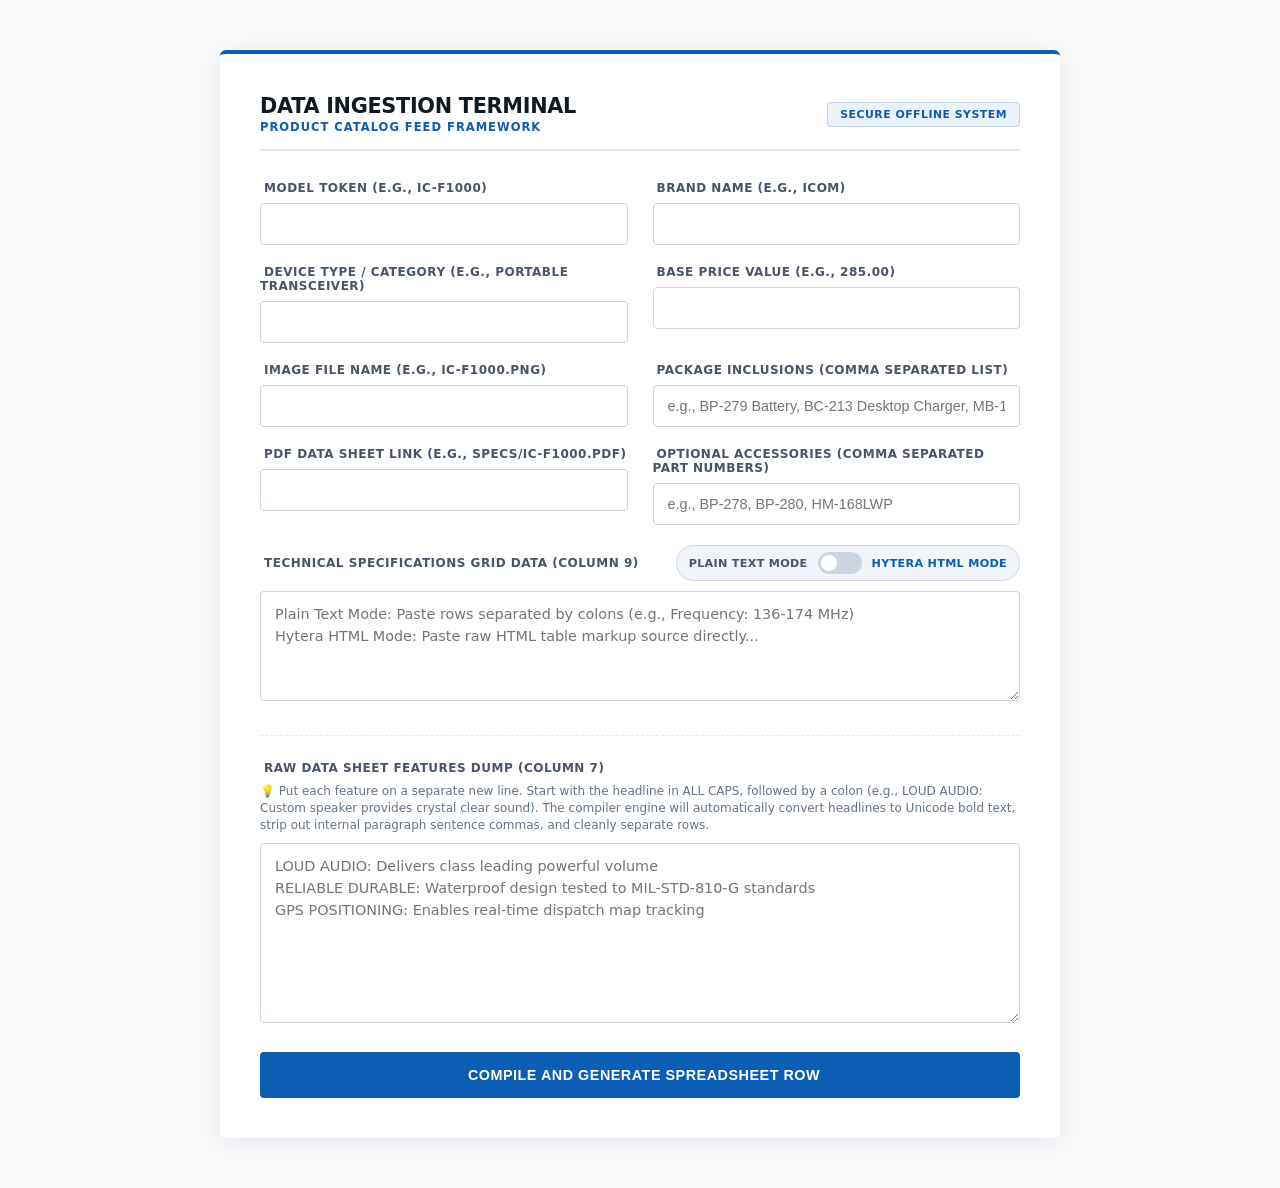
<file: admin-feed-console.html>
<!DOCTYPE html>
<html lang="en">
<head>
  <meta charset="UTF-8">
  <meta name="viewport" content="width=device-width, initial-scale=1.0">
  <title>TARC Procurement Matrix | Data Ingestion Terminal</title>
  <link rel="stylesheet" href="https://cloudflare.com">
  <style>
    /* Main Tech Slate Workspace Core Theme */
    body { font-family: 'Segoe UI', system-ui, sans-serif; background-color: #f8fafc; padding: 50px 20px; color: #0e1a24; margin: 0; }
    .admin-console-box { max-width: 840px; margin: 0 auto; background: #ffffff; border-radius: 6px; box-shadow: 0 4px 25px rgba(14,26,36,0.08); border-top: 4px solid #0b5eb4; padding: 40px; box-sizing: border-box; }
    
    /* Small Business Header Identity */
    .terminal-header { display: flex; align-items: center; justify-content: space-between; border-bottom: 2px solid #e2e8f0; padding-bottom: 15px; margin-bottom: 30px; }
    .terminal-title h2 { margin: 0; color: #0e1a24; font-size: 1.3rem; font-weight: 900; text-transform: uppercase; letter-spacing: -0.3px; }
    .terminal-title span { font-size: 0.72rem; color: #0b5eb4; font-weight: 800; text-transform: uppercase; letter-spacing: 1px; display: block; margin-top: 2px; }
    .badge-certified { background: rgba(11, 94, 180, 0.08); color: #0b5eb4; font-size: 0.68rem; font-weight: 800; text-transform: uppercase; letter-spacing: 0.5px; padding: 5px 12px; border-radius: 4px; border: 1px solid rgba(11, 94, 180, 0.2); }
    
    /* Form Structure Grid Elements */
    .form-row-grid { display: grid; grid-template-columns: 1fr 1fr; gap: 25px; margin-bottom: 20px; }
    .form-group-full { margin-bottom: 25px; text-align: left; }
    .form-group-half { text-align: left; }
    
    /* Clean Label and Typography Classes */
    label { display: block; font-size: 0.75rem; font-weight: 800; text-transform: uppercase; color: #475569; margin-bottom: 8px; letter-spacing: 0.5px; }
    label i { color: #0b5eb4; margin-right: 4px; }
    input[type="text"], textarea { width: 100%; padding: 12px 14px; border: 1px solid #cbd5e1; border-radius: 4px; font-size: 0.9rem; color: #0e1a24; box-sizing: border-box; background: #ffffff; transition: all 0.2s ease; }
    input[type="text"]:focus, textarea:focus { outline: none; border-color: #0b5eb4; box-shadow: 0 0 0 3px rgba(11, 94, 180, 0.15); }
    textarea { resize: vertical; min-height: 90px; font-family: inherit; line-height: 1.5; }
    
    /* Styled Form Action Drivers */
    .compile-btn { width: 100%; background: #0b5eb4; color: #ffffff; font-weight: 800; text-transform: uppercase; padding: 15px; border: none; border-radius: 4px; cursor: pointer; font-size: 0.9rem; letter-spacing: 0.5px; transition: background 0.2s ease; display: flex; align-items: center; justify-content: center; gap: 8px; }
    .compile-btn:hover { background: #094a8f; }
    
    /* Output Block Styling Overlays */
    .output-section-matrix { margin-top: 40px; border-top: 2px dashed #e2e8f0; padding-top: 30px; display: none; }
    .output-card-slot { background: #f8fafc; border: 1px solid #e2e8f0; border-left: 4px solid #16a34a; border-radius: 4px; padding: 20px; margin-bottom: 20px; position: relative; text-align: left; }
    .output-card-slot label { color: #0e1a24; font-size: 0.8rem; margin-bottom: 12px; }
    .copy-btn { position: absolute; top: 15px; right: 15px; background: #ffffff; border: 1px solid #cbd5e1; padding: 5px 10px; font-size: 0.68rem; font-weight: 800; border-radius: 4px; cursor: pointer; text-transform: uppercase; color: #475569; transition: all 0.1s ease; }
    .copy-btn:hover { background: #f1f5f9; border-color: #94a3b8; color: #0b5eb4; }
  </style>
</head>
<body>

  <div class="admin-console-box">
    
    <!-- Branding Header Complex Matrix -->
    <div class="terminal-header">
      <div class="terminal-title">
        <h2>Data Ingestion Terminal</h2>
        <span>Product Catalog Feed Framework</span>
      </div>
      <div class="badge-certified"><i class="fa-solid fa-shield-halved"></i> SECURE OFFLINE SYSTEM</div>
    </div>
    
    <!-- Standardized Input Row Fields (Aligned to Columns 1 - 4) -->
    <div class="form-row-grid">
      <div class="form-group-half"><label><i class="fa-solid fa-tag"></i> Model Token (e.g., IC-F1000)</label><input type="text" id="in-model"></div>
      <div class="form-group-half"><label><i class="fa-solid fa-copyright"></i> Brand Name (e.g., Icom)</label><input type="text" id="in-brand"></div>
    </div>
    
    <div class="form-row-grid">
      <div class="form-group-half"><label><i class="fa-solid fa-network-wired"></i> Device Type / Category (e.g., Portable Transceiver)</label><input type="text" id="in-type"></div>
      <div class="form-group-half"><label><i class="fa-solid fa-dollar-sign"></i> Base Price Value (e.g., 285.00)</label><input type="text" id="in-price"></div>
    </div>
    <!-- Standardized Input Row Fields (Aligned to Columns 5 - 6) -->
    <div class="form-row-grid">
      <div class="form-group-half"><label><i class="fa-solid fa-image"></i> Image File Name (e.g., ic-f1000.png)</label><input type="text" id="in-image"></div>
      <div class="form-group-half"><label><i class="fa-solid fa-box-open"></i> Package Inclusions (Comma Separated List)</label><input type="text" id="in-includes" placeholder="e.g., BP-279 Battery, BC-213 Desktop Charger, MB-133 Belt Clip"></div>
    </div>

    <!-- Standardized Input Row Fields (Aligned to Columns 8 - 10) -->
    <div class="form-row-grid">
      <div class="form-group-half"><label><i class="fa-solid fa-file-pdf"></i> PDF Data Sheet Link (e.g., specs/ic-f1000.pdf)</label><input type="text" id="in-speclink"></div>
      <div class="form-group-half"><label><i class="fa-solid fa-sliders"></i> Optional Accessories (Comma Separated Part Numbers)</label><input type="text" id="in-compat" placeholder="e.g., BP-278, BP-280, HM-168LWP"></div>
    </div>

    <!-- Column 9 Matrix: Technical Specifications Entry Container with Mode Toggle Switch -->
    <div class="form-group-full">
      <div style="display: flex; justify-content: space-between; align-items: center; margin-bottom: 10px;">
        <label for="in-spectable" style="margin-bottom: 0;"><i class="fa-solid fa-microchip"></i> Technical Specifications Grid Data (Column 9)</label>
        
        <!-- Toggle Switch Component Setup Matrix -->
        <div style="display: flex; align-items: center; gap: 10px; background: #f1f5f9; padding: 6px 12px; border-radius: 20px; border: 1px solid #cbd5e1;">
          <span style="font-size: 0.7rem; font-weight: 800; color: #475569; text-transform: uppercase; letter-spacing: 0.3px;">Plain Text Mode</span>
          <label style="position: relative; display: inline-block; width: 44px; height: 22px; margin-bottom: 0; cursor: pointer;">
            <input type="checkbox" id="toggleHtmlMode" style="opacity: 0; width: 0; height: 0;">
            <span id="sliderStyleMatrix" style="position: absolute; top: 0; left: 0; right: 0; bottom: 0; background-color: #cbd5e1; transition: .3s; border-radius: 22px;"></span>
          </label>
          <span style="font-size: 0.7rem; font-weight: 800; color: #0b5eb4; text-transform: uppercase; letter-spacing: 0.3px;">Hytera HTML Mode</span>
        </div>
      </div>
      <textarea id="in-spectable" style="min-height: 110px;" placeholder="Plain Text Mode: Paste rows separated by colons (e.g., Frequency: 136-174 MHz)&#10;Hytera HTML Mode: Paste raw HTML table markup source directly..."></textarea>
    </div>

    <!-- Column 7 Matrix: General Features Bulk Input Textarea -->
    <div style="border-top: 1px dashed #e2e8f0; margin-top: 30px; padding-top: 25px;">
      <div class="form-group-full">
        <label><i class="fa-solid fa-list-check"></i> Raw Data Sheet Features Dump (Column 7)</label>
        <span style="font-size: 0.75rem; color: #64748b; display: block; margin-bottom: 10px; font-weight: 500; line-height: 1.4;">
          💡 Put each feature on a separate new line. Start with the headline in ALL CAPS, followed by a colon (e.g., LOUD AUDIO: Custom speaker provides crystal clear sound). The compiler engine will automatically convert headlines to Unicode bold text, strip out internal paragraph sentence commas, and cleanly separate rows.
        </span>
        <textarea id="in-raw-features" style="min-height: 180px;" placeholder="LOUD AUDIO: Delivers class leading powerful volume&#10;RELIABLE DURABLE: Waterproof design tested to MIL-STD-810-G standards&#10;GPS POSITIONING: Enables real-time dispatch map tracking"></textarea>
      </div>
    </div>

    <!-- Interactive Execution Switch Matrix Style Overlays -->
    <style>
      #toggleHtmlMode:checked + #sliderStyleMatrix { background-color: #0b5eb4; }
      #sliderStyleMatrix:before { position: absolute; content: ""; height: 16px; width: 16px; left: 3px; bottom: 3px; background-color: white; transition: .3s; border-radius: 50%; }
      #toggleHtmlMode:checked + #sliderStyleMatrix:before { transform: translateX(22px); }
    </style>

    <button type="button" class="compile-btn" id="generatePayloadBtn">
      <i class="fa-solid fa-gear"></i> Compile and Generate Spreadsheet Row
    </button>

    <!-- OUTPUT SCREEN MATRIX PANEL OVERLAYS -->
    <div class="output-section-matrix" id="outputConsoleArea">
      <h3 style="color: #16a34a; font-size: 0.95rem; font-weight: 900; text-transform: uppercase; margin: 0 0 20px 0; letter-spacing: 0.5px; display: flex; align-items: center; gap: 6px;">
        <i class="fa-solid fa-circle-check"></i> Spreadsheet Payload Strings Compiled Successfully
      </h3>
      
      <div class="output-card-slot">
        <label><i class="fa-solid fa-file-spreadsheet" style="color:#16a34a;"></i> Complete Tab-Separated Row (Select Column A in Google Sheets and Paste)</label>
        <button class="copy-btn" onclick="copyValueToClipboard('rawRowOutput')"><i class="fa-solid fa-copy"></i> Copy Row</button>
        <textarea id="rawRowOutput" style="font-family: monospace; font-size: 0.8rem; background: #1e293b; color: #38bdf8; min-height: 100px; border: none; padding: 15px; width: 100%; box-sizing: border-box; border-radius: 4px;" readonly></textarea>
      </div>

      <div class="output-card-slot" style="border-left-color: #0b5eb4;">
        <label><i class="fa-solid fa-font" style="color:#0b5eb4;"></i> Isolated Processed Features String (For data logging or manual cell backup)</label>
        <button class="copy-btn" onclick="copyValueToClipboard('featuresTextOutput')"><i class="fa-solid fa-copy"></i> Copy Features Only</button>
        <textarea id="featuresTextOutput" style="font-family: monospace; font-size: 0.82rem; background: #ffffff; color: #334155; min-height: 80px; border: 1px solid #cbd5e1; padding: 12px; width: 100%; box-sizing: border-box; border-radius: 4px;" readonly></textarea>
      </div>
    </div>

  </div> <!-- End .admin-console-box -->
  <script>
    // Automated translation maps mapping to Unicode mathematical bold strings
    const unicodeBoldCharMap = {
      'A': '𝗔', 'B': '𝗕', 'C': '𝗖', 'D': '𝗗', 'E': '𝗘', 'F': '𝗙', 'G': '𝗚', 'H': '𝗛', 'I': '𝗜', 'J': '𝗝', 'K': '𝗞', 'L': '𝗟', 'M': '𝗠',
      'N': '𝗡', 'O': '𝗢', 'P': '𝗣', 'Q': '𝗤', 'R': '𝗥', 'S': '𝗦', 'T': '𝗧', 'U': '𝗨', 'V': '𝗩', 'W': '𝗪', 'X': '𝗫', 'Y': '𝗬', 'Z': '𝗵',
      'a': '𝗮', 'b': '𝗯', 'c': '𝗰', 'd': '𝗱', 'e': '𝗲', 'f': '𝗳', 'g': '𝗴', 'h': '𝗵', 'i': '𝗶', 'j': '𝗷', 'k': '𝗸', 'l': '𝗹', 'm': '𝗺',
      'n': '𝗻', 'o': '𝗼', 'p': '𝗽', 'q': '𝗾', 'r': '𝗿', 's': '𝘀', 't': '𝘁', 'u': '𝘂', 'v': '𝘃', 'w': '𝘄', 'x': '𝗅', 'y': '𝘆', 'z': '𝘇',
      '0': '𝟬', '1': '𝟭', '2': '𝟮', '3': '𝟯', '4': '𝟰', '5': '𝟱', '6': '𝟲', '7': '𝟳', '8': '𝟴', '9': '𝟵', '&': '＆'
    };

    function convertStringToUnicodeBold(sourceText) {
      return sourceText.split('').map(char => unicodeBoldCharMap[char] || char).join('');
    }

    document.getElementById('generatePayloadBtn').addEventListener('click', () => {
      // 1. Gather Basic Parameters
      const inputModel = document.getElementById('in-model').value.trim();
      const inputBrand = document.getElementById('in-brand').value.trim();
      const inputType = document.getElementById('in-type').value.trim();
      const inputPrice = document.getElementById('in-price').value.trim();
      const inputImage = document.getElementById('in-image').value.trim();
      const inputIncludes = document.getElementById('in-includes').value.trim();
      const inputSpecLink = document.getElementById('in-speclink').value.trim();
      const inputCompat = document.getElementById('in-compat').value.trim();

      // 2. DYNAMIC SPECIFICATION MATRIX FIELD CHECKER (Column 9)
      const rawSpecTableInput = document.getElementById('in-spectable').value;
      const isHyteraHtmlModeActive = document.getElementById('toggleHtmlMode').checked;
      let inputSpecTable = "";

      if (isHyteraHtmlModeActive) {
        inputSpecTable = rawSpecTableInput.trim().replace(/\n/g, ' ').replace(/\t/g, ' ');
      } else {
        const specLines = rawSpecTableInput.split('\n');
        let tableRowsHtml = "";
        
        specLines.forEach(line => {
          const cleanLine = line.trim();
          // Verify a colon exists and make sure it isn't part of a web link protocol (http:)
          if (cleanLine !== "" && cleanLine.includes(':') && !cleanLine.startsWith('http')) {
            const separatorIdx = cleanLine.indexOf(':');
            const specLabel = cleanLine.substring(0, separatorIdx).trim();
            const specValue = cleanLine.substring(separatorIdx + 1).trim();
            
            tableRowsHtml += `<tr style="border-bottom: 1px solid #e2e8f0;"><td style="padding: 8px 4px; font-weight: 700; color: #475569; width: 40%; font-size: 0.82rem; vertical-align: top;">${specLabel}</td><td style="padding: 8px 4px; color: #334155; font-size: 0.82rem; vertical-align: top;">${specValue}</td></tr>`;
          }
        });
        
        if (tableRowsHtml !== "") {
          inputSpecTable = `<div style="font-family: inherit; width: 100%;"><p style="font-weight: 700; color: #0e1a24; margin: 0 0 10px 0; font-size: 0.9rem; text-transform: uppercase; border-bottom: 2px solid #cbd5e1; padding-bottom: 4px;"><i class="fa-solid fa-microchip" style="color:#0b5eb4; margin-right:5px;"></i> TECHNICAL SPECIFICATIONS</p><table style="width: 100%; border-collapse: collapse;"><tbody>${tableRowsHtml}</tbody></table></div>`.replace(/\n/g, ' ').replace(/\t/g, ' ');
        }
      }

      // 3. LINE PARSER BLOCK: Process raw text dumps line-by-line (Column 7)
      const rawTextDump = document.getElementById('in-raw-features').value;
      const linesArray = rawTextDump.split('\n');
      let compiledFeaturesArray = [];

      linesArray.forEach(line => {
        const cleanLine = line.trim();
        if (cleanLine !== "" && cleanLine.includes(':')) {
          const splitIndex = cleanLine.indexOf(':');
          let headlineText = cleanLine.substring(0, splitIndex).trim();
          let descriptorText = cleanLine.substring(splitIndex + 1).trim();

          if (headlineText !== "" && descriptorText !== "") {
            // Remove all inner sentence commas to protect the frontend parser array rules [INDEX]
            let sanitizedDescriptor = descriptorText.replace(/,/g, '');
            
            if (sanitizedDescriptor.endsWith(',')) {
              sanitizedDescriptor = sanitizedDescriptor.slice(0, -1).trim();
            }

            let boldHeadline = convertStringToUnicodeBold(headlineText.toUpperCase());
            compiledFeaturesArray.push(`${boldHeadline}: ${sanitizedDescriptor}`);
          }
        }
      });

      // Automation engine weaves exactly one comma and a space between every single block [INDEX]
      const finalFeaturesString = compiledFeaturesArray.join(', ');
      document.getElementById('featuresTextOutput').value = finalFeaturesString;

      // 4. FIXED COLUMN ORDER SEQUENCE LAYER: Synchronized exactly with your 12-column setup [INDEX]
      const rowColumnsSequence = [
        inputModel,          // Col 1: model
        inputBrand,          // Col 2: brand
        inputType,           // Col 3: type
        inputPrice,          // Col 4: price
        inputImage,          // Col 5: image
        inputIncludes,       // Col 6: includes
        finalFeaturesString, // Col 7: features
        inputSpecLink,       // Col 8: specLink
        inputSpecTable,      // Col 9: specTable
        inputCompat,         // Col 10: compatibleModels
        "",                  // Col 11: short-description (Blank placeholder text slot)
        ""                   // Col 12: industry (Blank placeholder text slot)
      ];

      const finalTabSeparatedLine = rowColumnsSequence.join('\t');
      document.getElementById('rawRowOutput').value = finalTabSeparatedLine;

      // Display results card element containers
      document.getElementById('outputConsoleArea').style.display = 'block';
      window.scrollTo({ top: document.getElementById('outputConsoleArea').offsetTop, behavior: 'smooth' });
    });

    window.copyValueToClipboard = function(targetElementId) {
      const copyFieldNode = document.getElementById(targetElementId);
      copyFieldNode.select();
      document.execCommand('copy');
      alert("📋 Copied seamlessly to system clipboard buffer matrix!");
    };
  </script>
</body>
</html>
</file>
